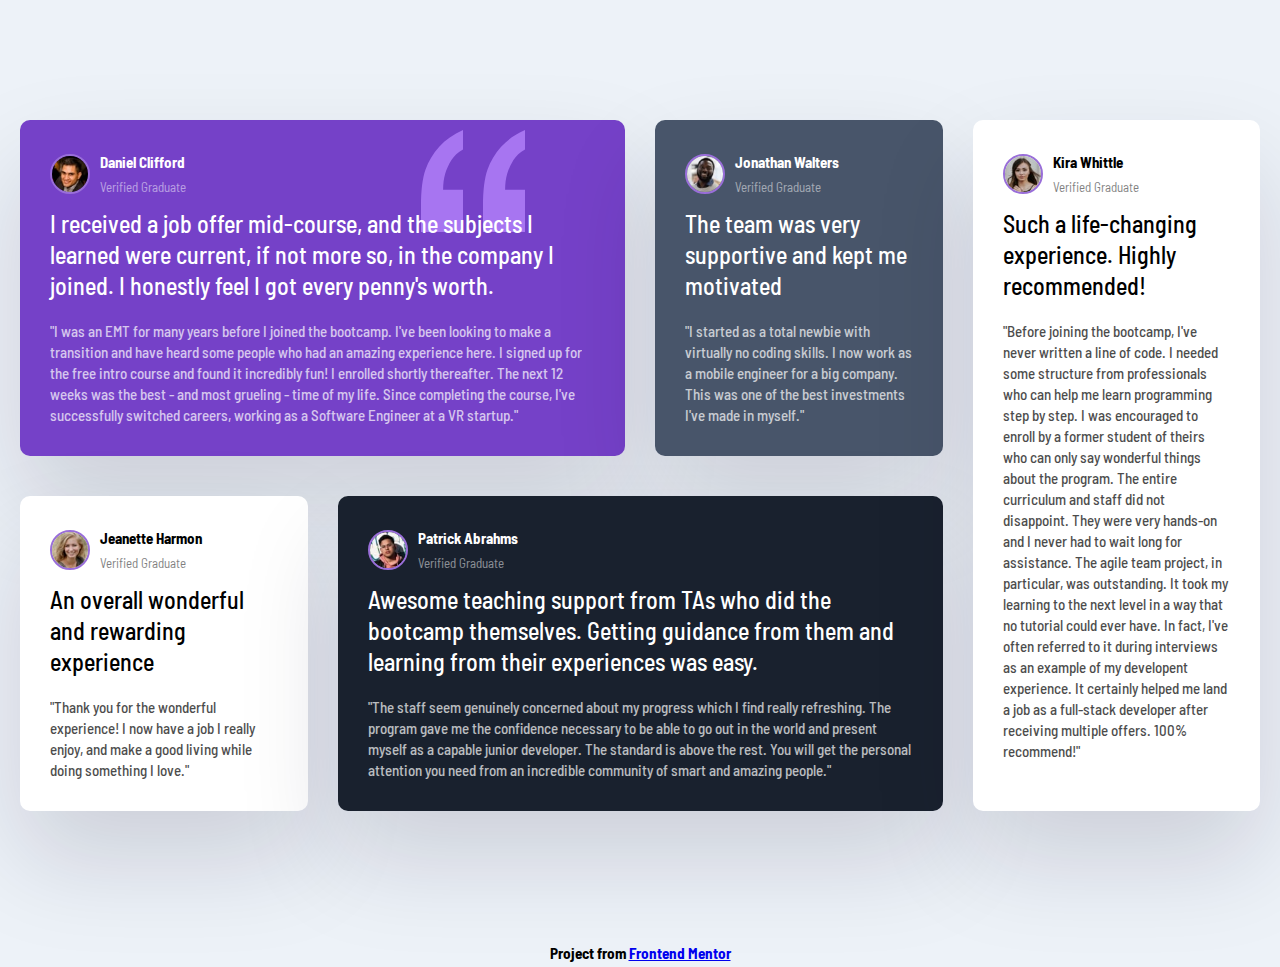
<file: grid-project/index.html>
<!DOCTYPE html>
<html lang="en">
<head>
    <meta charset="UTF-8">
    <meta http-equiv="X-UA-Compatible" content="IE=edge">
    <meta name="viewport" content="width=device-width, initial-scale=1.0">
    <link rel="stylesheet" href="style.css">
    <title>Grid Project</title>
</head>
<body>
    <div class="testimonials">
        <div class="card card--bg-purple">
            <header class="card__header">
                <img src="images/image-daniel.jpg" class="card__img" alt="">
                <div>
                    <h3>Daniel Clifford</h3>
                    <p>Verified Graduate</p>
                </div>
            </header>

            <p class="card__lead">
                I received a job offer mid-course, and the subjects I learned were
                current, if not more so, in the company I joined. I honestly feel I
                got every penny's worth.
            </p>
            <p class="card__quote">
                "I was an EMT for many years before I joined the bootcamp. I've been
                looking to make a transition and have heard some people who had an
                amazing experience here. I signed up for the free intro course and
                found it incredibly fun! I enrolled shortly thereafter. The next 12
                weeks was the best - and most grueling - time of my life. Since
                completing the course, I've successfully switched careers, working as
                a Software Engineer at a VR startup."
            </p>
        </div>

        <div class="card card--bg-gray-blue">
            <header class="card__header">
                <img src="images/image-jonathan.jpg" alt="" class="card__img">
                <div>
                    <h3>Jonathan Walters</h3>
                    <p>Verified Graduate</p>
                </div>
            </header>
            <p class="card__lead">
                The team was very supportive and kept me motivated
            </p>
            <p class="card__quote">
                "I started as a total newbie with virtually no coding skills. I now
                work as a mobile engineer for a big company. This was one of the best
                investments I've made in myself."
            </p>
        </div>

        <div class="card">
            <header class="card__header">
                <img src="images/image-jeanette.jpg" alt="" class="card__img">
                <div>
                    <h3>Jeanette Harmon</h3>
                    <p>Verified Graduate</p>
                </div>
            </header>
            <p class="card__lead">
                An overall wonderful and rewarding experience
            </p>
            <p class="card__quote">
                "Thank you for the wonderful experience! I now have a job I really
                enjoy, and make a good living while doing something I love."
            </p>
        </div>

        <div class="card card--bg-black-blue">
            <header class="card__header">
                <img src="images/image-patrick.jpg" alt="" class="card__img">
                <div>
                    <h3>Patrick Abrahms</h3>
                    <p>Verified Graduate</p>
                </div>
            </header>
            <p class="card__lead">
                Awesome teaching support from TAs who did the bootcamp themselves.
                Getting guidance from them and learning from their experiences was
                easy.
            </p>
            <p class="card__quote">
                "The staff seem genuinely concerned about my progress which I find
                really refreshing. The program gave me the confidence necessary to be
                able to go out in the world and present myself as a capable junior
                developer. The standard is above the rest. You will get the personal
                attention you need from an incredible community of smart and amazing
                people."  
            </p>
        </div>
        <div class="card">
            <header class="card__header">
                <img src="images//image-kira.jpg" alt="" class="card__img">
                <div>
                    <h3>Kira Whittle</h3>
                    <p>Verified Graduate</p>
                </div>
            </header>
            <p class="card__lead">
                Such a life-changing experience. Highly recommended!
            </p>
            <p class="card__quote">
                "Before joining the bootcamp, I've never written a line of code. I
                needed some structure from professionals who can help me learn
                programming step by step. I was encouraged to enroll by a former
                student of theirs who can only say wonderful things about the program.
                The entire curriculum and staff did not disappoint. They were very
                hands-on and I never had to wait long for assistance. The agile team
                project, in particular, was outstanding. It took my learning to the
                next level in a way that no tutorial could ever have. In fact, I've
                often referred to it during interviews as an example of my developent
                experience. It certainly helped me land a job as a full-stack
                developer after receiving multiple offers. 100% recommend!"
            </p>
        </div>
    </div>

    <footer>
        <h3>Project from <a href="https://www.frontendmentor.io/challenges/testimonials-grid-section-Nnw6J7Un7">Frontend Mentor</a></h3>
    </footer>
</body>
</html>
</file>
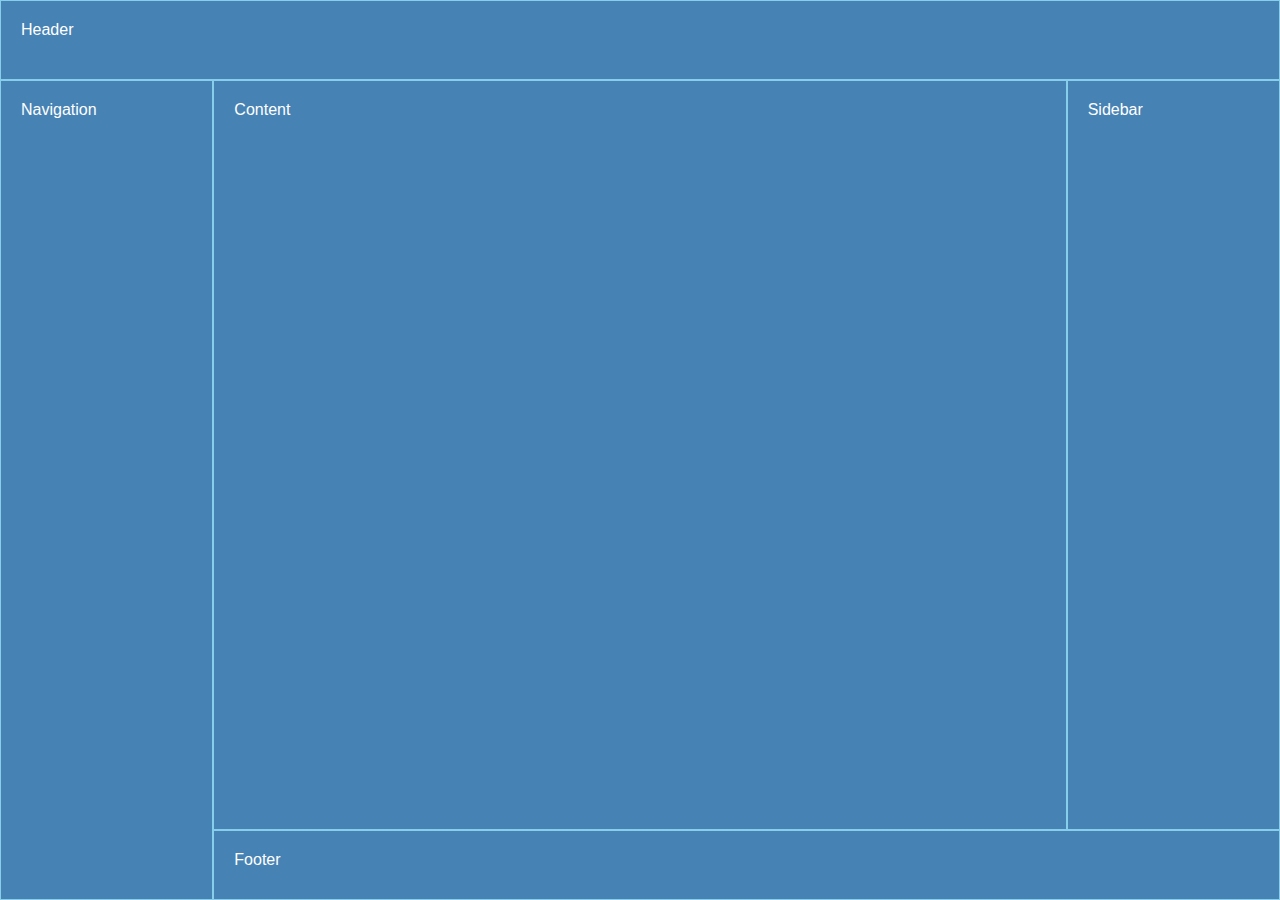
<file: grid-examplecode/grid-2.html>
<!DOCTYPE html>
<html lang="en">
<head>
    <meta charset="UTF-8">
    <meta http-equiv="X-UA-Compatible" content="IE=edge">
    <meta name="viewport" content="width=device-width, initial-scale=1.0">
    <link rel="stylesheet" href="grid-2.css">
    <title>Document</title>
</head>
<body>
    <header>Header</header>
    <main>Content</main>
    <nav>Navigation</nav>
    <aside>Sidebar</aside>
    <footer>Footer</footer>
</body>
</html>
</file>
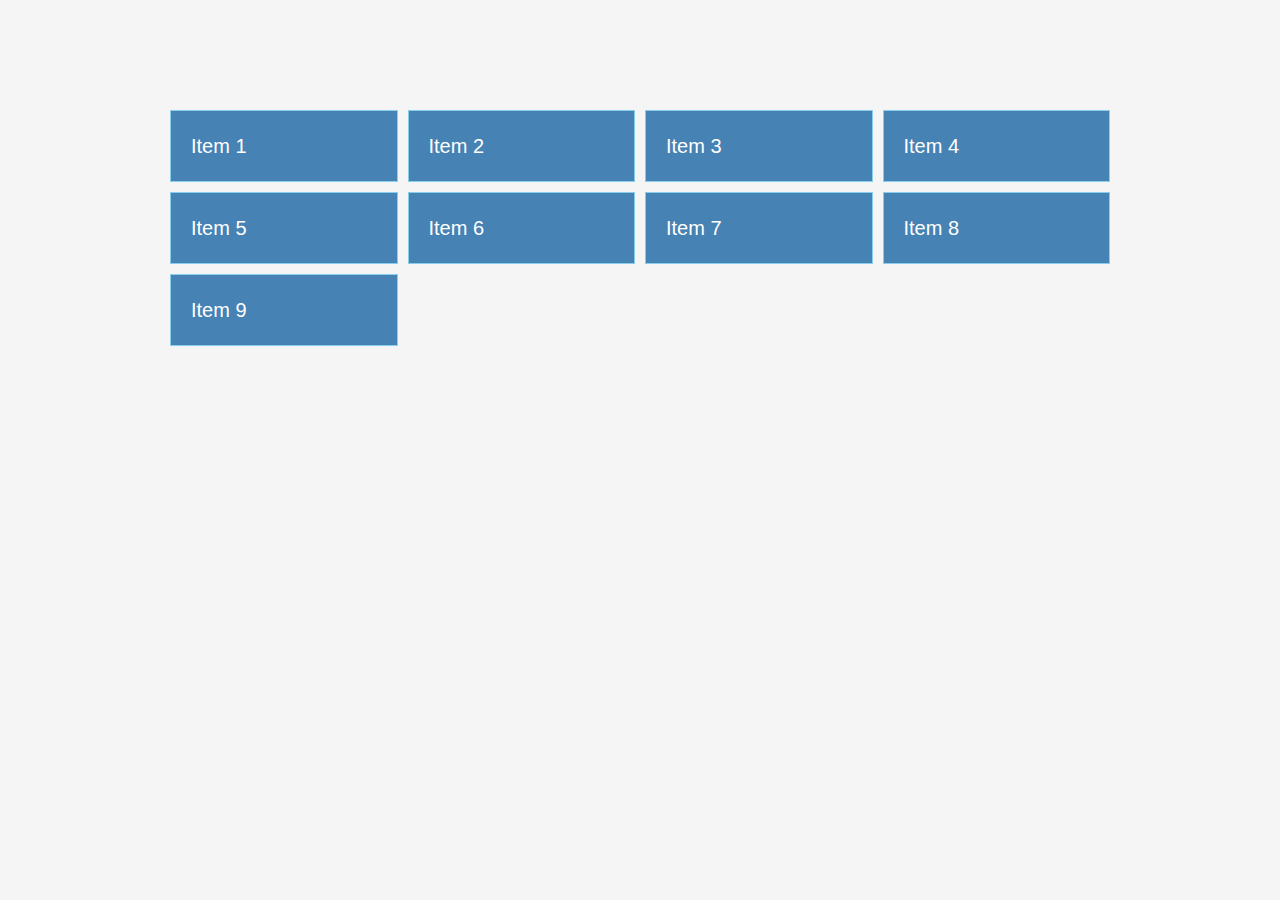
<file: grid-examplecode/grid.html>
<!DOCTYPE html>
<html lang="en">
<head>
    <meta charset="UTF-8">
    <meta http-equiv="X-UA-Compatible" content="IE=edge">
    <meta name="viewport" content="width=device-width, initial-scale=1.0">
    <link rel="stylesheet" href="grid.css">
    <title>Document</title>
</head>
<body>
    <div class="container">
        <div class="item">Item 1</div>
        <div class="item">Item 2</div>
        <div class="item">Item 3</div>
        <div class="item">Item 4</div>
        <div class="item">Item 5</div>
        <div class="item">Item 6</div>
        <div class="item">Item 7</div>
        <div class="item">Item 8</div>
        <div class="item">Item 9</div>
    </div>
</body>
</html>
</file>
<file: grid-project/style.css>
@import url('https://fonts.googleapis.com/css2?family=Barlow+Semi+Condensed:wght@200;300;400;700&display=swap');

* {
    box-sizing: border-box;
    margin: 0;
    padding: 0;
}

body {
    background: #edf2f8;
    font-family: 'Barlow Semi Condensed', sans-serif;
    line-height: 1.7;
    font-size: 13px;
}

.testimonials {
    max-width: 1440px;
    margin: 100px auto;
    padding: 20px;
    display: grid;
    grid-template-columns: repeat(4, 1fr);
    gap: 30px;
}

.card {
    background: #fff;
    border-radius: 10px;
    padding: 30px;
    box-shadow: rgba(17,12, 46, 0.15) 0px 48px 100px 0px;
    margin-bottom: 10px;
}

.card__header {
    display: flex;
    align-items: center;
    margin-bottom: 10px;
}

.card__header h3 {
    font-size: 15px;
}

.card__header p {
    opacity: 50%;
}

.card__img {
    width: 40px;
    height: 40px;
    border-radius: 50%;
    border: 2px solid #996ed9;
    margin-right: 10px;
}

.card__lead {
    font-size: 1.5rem;
    font-weight: 500;
    line-height: 1.3;
    margin-bottom: 20px;
}

.card__quote {
    font-size: 15px;
    font-weight: 500;
    line-height: 1.4;
    opacity: 70%;
}

.card--bg-purple {
    background: hsl(263,55% ,52%);
    color: #fff;
    background-image: url('./images/bg-pattern-quotation.svg');
    background-repeat: no-repeat;
    background-position: top 10px right 100px; 
}

.card--bg-gray-blue {
    background: hsl(217,19% ,35%);
    color: #fff;
}

.card--bg-black-blue {
    background: hsl(219,29% ,14%);
    color: #fff;
}

.card:nth-of-type(1) {
    grid-column: 1/3;
}

.card:nth-of-type(4) {
    grid-column: 2/4;
    grid-row: 2; /* instead of saying 2/3 */
}

.card:nth-of-type(5) {
    grid-column: 4;
    grid-row: 1/3 ; /* instead of saying 2/3 */
}

footer {
    text-align: center;
}

@media (max-width: 768px) {
    .testimonials {
        grid-template-columns: 1fr;
        width: 100%;
    }

    .card:nth-of-type(1) {
        grid-column: 1;
    }
    
    .card:nth-of-type(4) {
        grid-column: 1;
        grid-row: 4; /* instead of saying 2/3 */
    }
    
    .card:nth-of-type(5) {
        grid-column: 1;
        grid-row: 5; /* instead of saying 2/3 */
    }
}
</file>
<file: grid-examplecode/grid-2.css>
* {
    box-sizing: border-box;
    padding: 0;
    margin: 0;
}

body {
    font-family: 'Open Sans' , sans-serif;
    font-size: 16px;
    height: 100vh; /* thanks tp this property de grid doesn't stretch */

    display: grid;
    grid-template-areas: /* This property sets the grid areas naming the spaces */
    'header header header'
    'nav content sidebar'
    'nav footer footer';
    grid-template-columns: 1fr 4fr 1fr;
    grid-template-rows: 80px 1fr 70px;

}

 header, 
 footer, 
 main, 
 aside, 
 nav {
    background-color: steelblue;
    color: #fff;
    padding: 20px;
    border: skyblue 1px solid;
}

header {
    grid-area: header;
}

nav {
    grid-area: nav;
}

main {
    grid-area: content;
}

aside {
    grid-area: sidebar;
}

footer {
    grid-area: footer;
}
</file>
<file: grid-examplecode/grid.css>
* {
    box-sizing: border-box;
    padding: 0;
    margin: 0;
}

body {
    font-family: 'Open Sans', sans-serif;
    font-size: 16px;
    line-height: 1.5;
    color: #333;
    background-color: #f5f5f5;
}

.container {
    max-width: 960px;
    margin: 100px auto;
    padding: 10px;
    display: grid;
    /* grid-template-columns: repeat(3,1fr); */
    grid-template-columns: repeat(auto-fill, minmax(200px, 1fr));
    /*column-gap: 10px;
    row-gap: 10px; */
    gap: 10px;
    align-items:  stretch; /* the default is stretch */
    /*grid-auto-rows: minmax(200px, auto);*/
    /*grid-template-rows: repeat(3, 1fr);*/

    justify-content:center;
}

.item {
    background: steelblue;
    color: #fff;
    font-size: 20px;
    padding: 20px;
    border: skyblue 1px solid;
}

/* .item:nth-of-type(2) {
    height:100px;
    width:100px;
    align-self: center;
    justify-self: center;
} */

/* .item:nth-of-type(1) {
    background-color: #000; */
    /* grid-column-start: 1;
    grid-column-end: 3; */
    /* grid-column: 1/3; */
    /* grid-column: 1/ span 2;  this is the same that the properties above

} */
/* 
.item:nth-of-type(3) {
    background-color: #333;
    grid-row: 2/4;
}
.item:nth-of-type(4) {
    background-color: #333;
    grid-row: 2/4;
}
 */

@media (max-width:500px) {
    .container {
        grid-template-columns:  1fr;
    }
}
</file>
